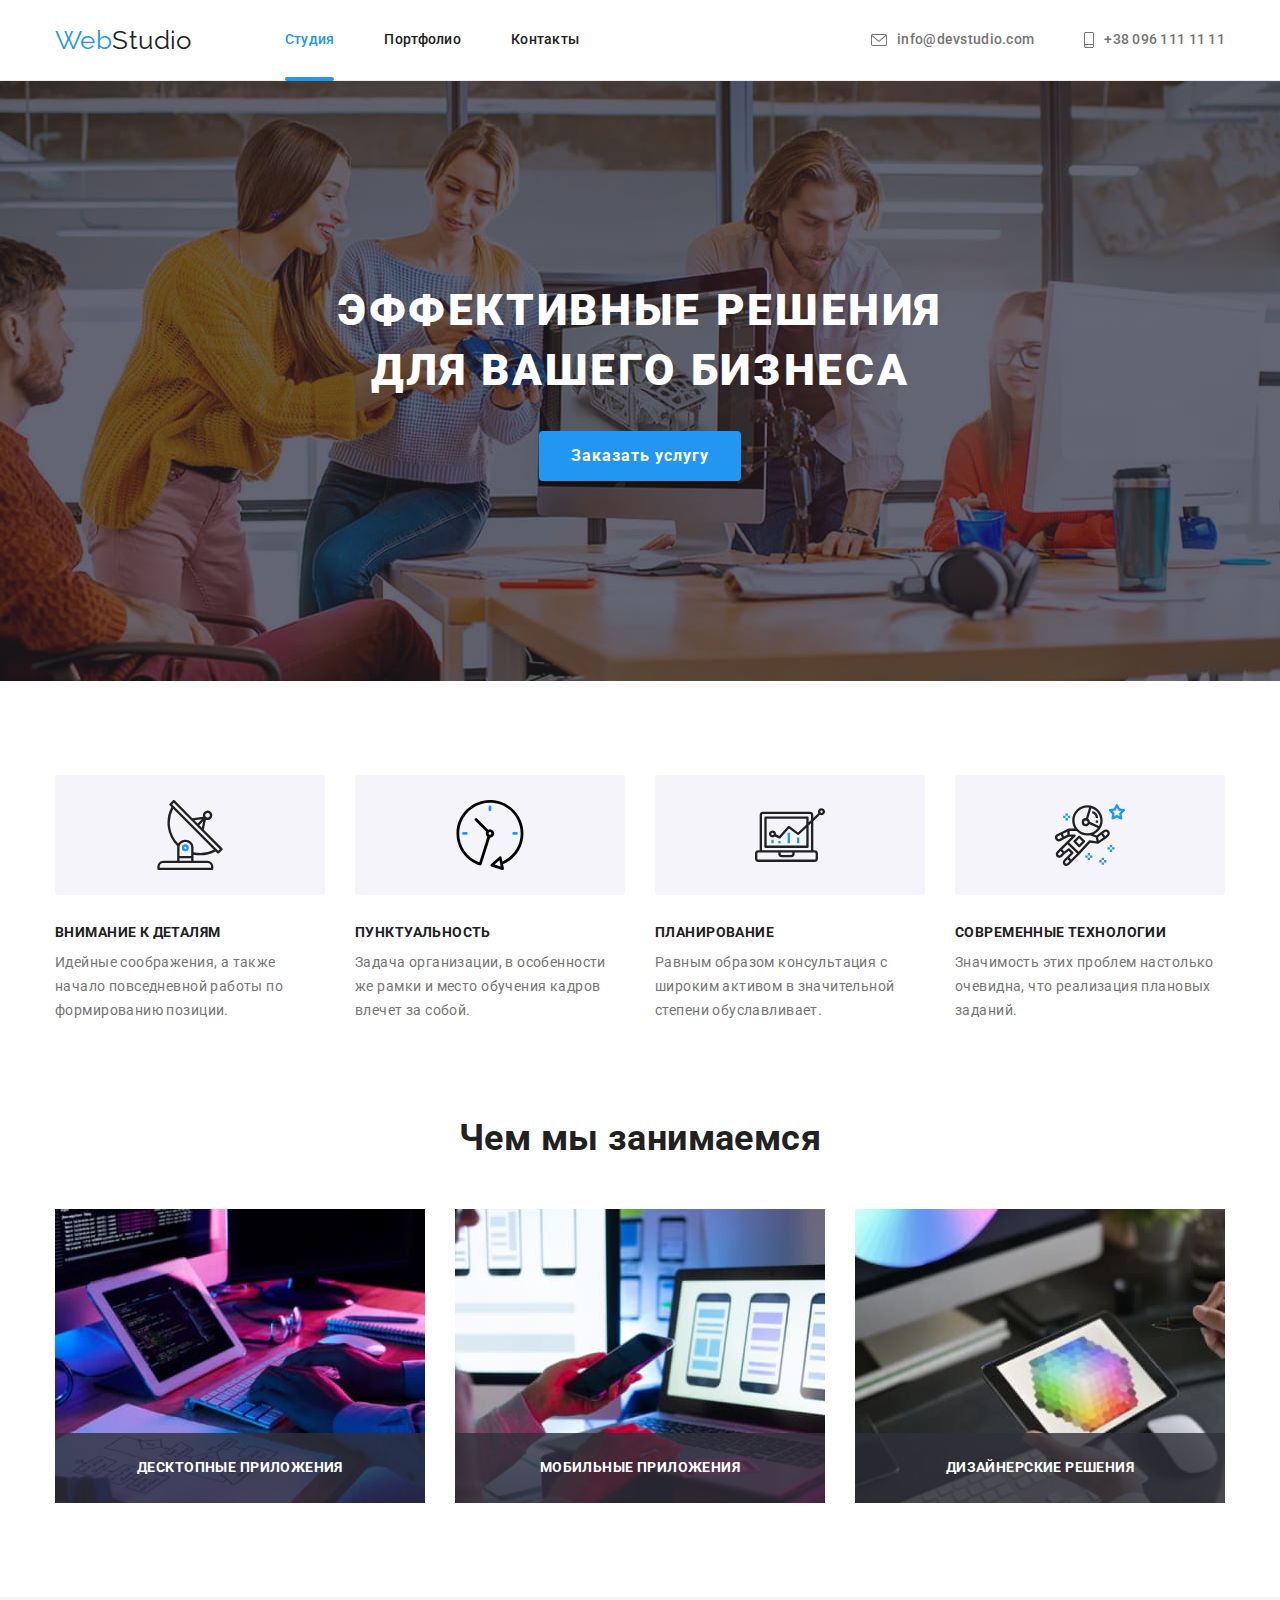
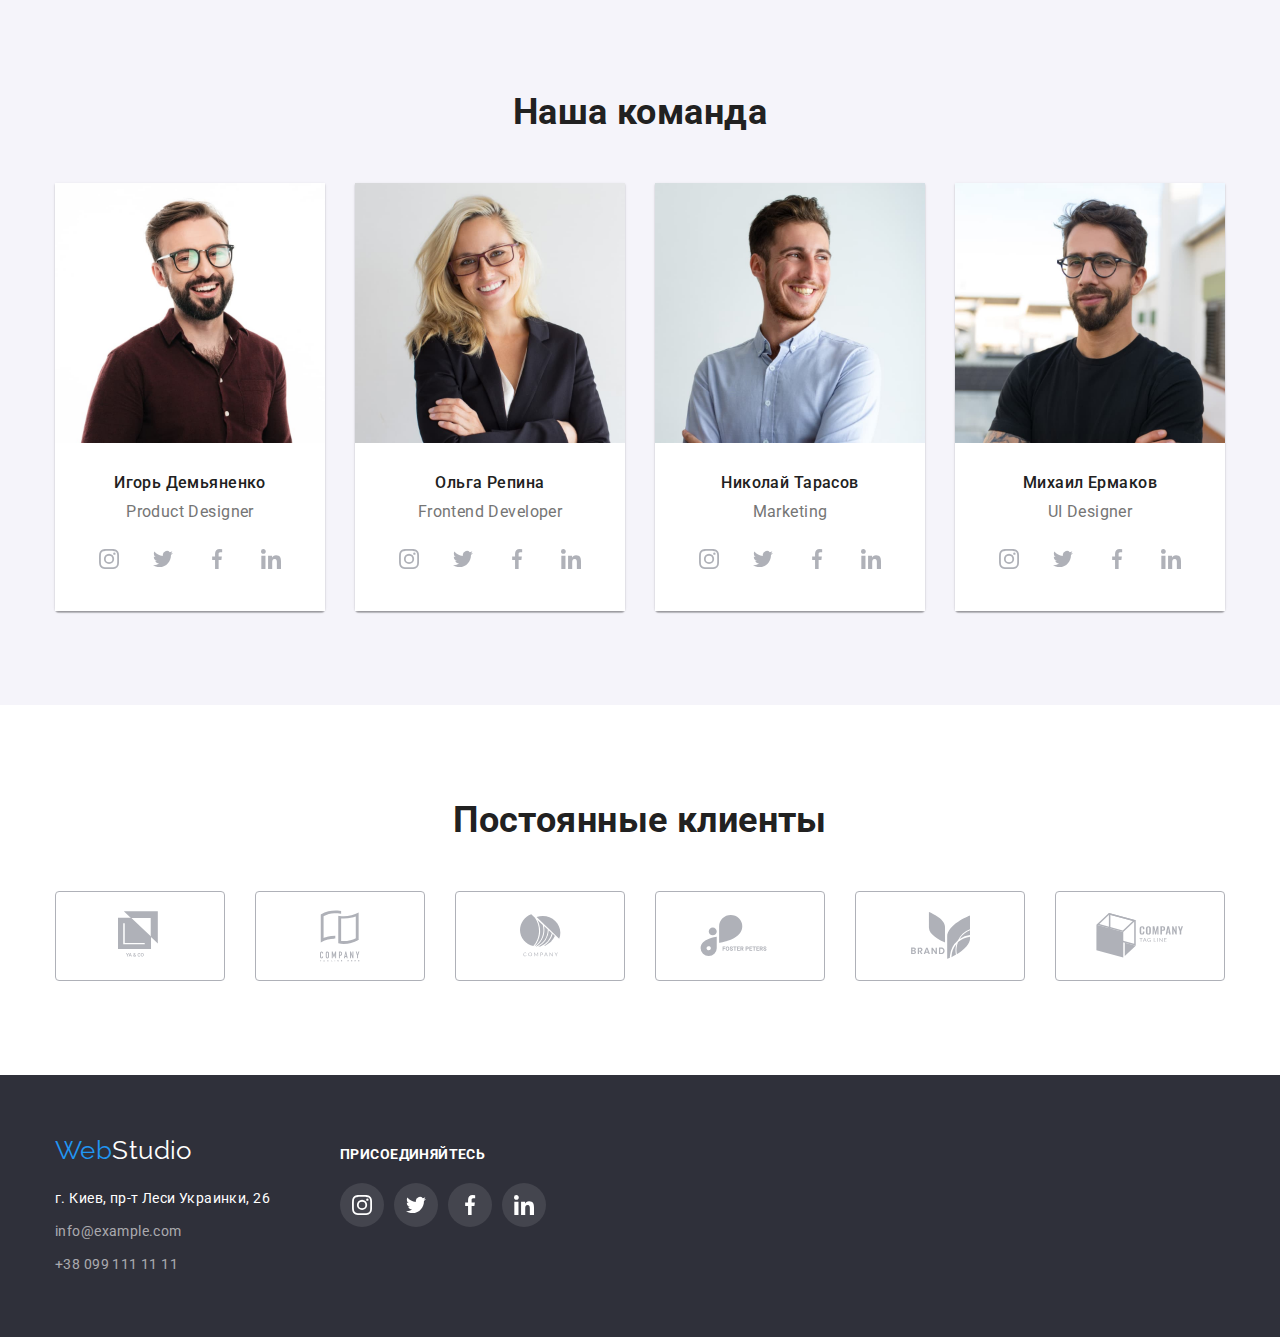
<file: index.html>
<!DOCTYPE html>
<html lang="ru">
  <head>
    <meta charset="UTF-8" />
    <meta name="viewport" content="width=device-width, initial-scale=1.0" />
    <title>WebStudio</title>
    <link rel="stylesheet" href="./css/modern-normalize.css" />
    <link rel="preconnect" href="https://fonts.gstatic.com" />
    <link
      href="https://fonts.googleapis.com/css2?family=Raleway:wght@700&family=Roboto:wght@400;500;700;900&display=swap"
      rel="stylesheet"
    />
    <link rel="stylesheet" href="./css/styles.css" />
  </head>

  <body>
    <header class="header">
      <div class="container page-header">
        <nav class="nav-header">
          <a href="index.html" class="logo-black">
            <span class="logo-blue">Web</span>Studio
          </a>
          <ul class="site-nav list-header">
            <li class="header-item">
              <a href="index.html" class="link-nav current">Студия</a>
            </li>
            <li class="header-item">
              <a href="portfolio.html" class="link-nav">Портфолио</a>
            </li>
            <li class="header-item">
              <a href="#contacts" class="link-nav">Контакты</a>
            </li>
          </ul>
        </nav>
        <ul class="addr-header">
          <li class="addr">
            <a href="mailto:info@devstudio.com" class="header-addr">
              <svg class="icon-addr" width="16px" height="12px">
                <use href="images/icons.svg#icon-envelope"></use>
              </svg>
              info@devstudio.com
            </a>
          </li>
          <li class="addr">
            <a href="tel:+380961111111" class="header-addr">
              <svg class="icon-addr" width="10px" height="16px">
                <use href="images/icons.svg#icon-smartphone"></use>
              </svg>
              +38 096 111 11 11
            </a>
          </li>
        </ul>
      </div>
    </header>
    <main>
      <section class="hero">
        <div class="">
          <h1 class="hero-title">
            Эффективные решения<br />
            для вашего бизнеса
          </h1>
          <button data-modal-open type="button" class="hero-btn">Заказать услугу</button>
        </div>
      </section>
      <section class="advantages">
        <div class="container">
          <h2 class="visually-hidden">Наши преимущества</h2>
          <ul class="list-adv">
            <li class="adv-item">
              <div class="adv-image">
                <svg class="adv-icon" width="70px" height="70px">
                  <use href="images/icons.svg#icon-antenna"></use>
                </svg>
              </div>
              <h3 class="adv-title">Внимание к деталям</h3>
              <p class="adv-content">
                Идейные соображения, а также начало повседневной работы по
                формированию позиции.
              </p>
            </li>
            <li class="adv-item">
              <div class="adv-image">
                <svg class="adv-icon" width="70px" height="70px">
                  <use href="images/icons.svg#icon-clock"></use>
                </svg>
              </div>
              <h3 class="adv-title">Пунктуальность</h3>
              <p class="adv-content">
                Задача организации, в особенности же рамки и место обучения
                кадров влечет за собой.
              </p>
            </li>
            <li class="adv-item">
              <div class="adv-image">
                <svg class="adv-icon" width="70px" height="70px">
                  <use href="images/icons.svg#icon-diagram"></use>
                </svg>
              </div>
              <h3 class="adv-title">Планирование</h3>
              <p class="adv-content">
                Равным образом консультация с широким активом в значительной
                степени обуславливает.
              </p>
            </li>
            <li class="adv-item">
              <div class="adv-image">
                <svg class="adv-icon" width="70px" height="70px">
                  <use href="images/icons.svg#icon-astronaut"></use>
                </svg>
              </div>
              <h3 class="adv-title">Современные технологии</h3>
              <p class="adv-content">
                Значимость этих проблем настолько очевидна, что реализация
                плановых заданий.
              </p>
            </li>
          </ul>
        </div>
      </section>
      <section class="about">
        <div class="container">
          <h2 class="about-title">Чем мы занимаемся</h2>
          <ul class="list-about">
            <li class="about-item">
              <img
                src="images/what_we_do1.jpg"
                alt="Пример работы"
                width="370"/>
                <p class="label">Десктопные приложения</p>
            </li>
            <li class="about-item">
              <img
                src="images/what_we_do2.jpg"
                alt="Пример работы"
                width="370"/>
                <p class="label">Мобильные приложения</p>
            </li>
            <li class="about-item">
              <img
                src="images/what_we_do3.jpg"
                alt="Пример работы"
                width="370"/>
                <p class="label">Дизайнерские решения</p>
            </li>
          </ul>
        </div>
      </section>
      <section class="team">
        <div class="container">
          <h2 class="team-title">Наша команда</h2>
          <ul class="list-team">
            <li class="team-item">
              <img src="images/img1.jpg" alt="Игорь Демьяненко" width="270" />
              <div class="team-content">
                <h3 class="team-name">Игорь Демьяненко</h3>
                <p class="team-prof">Product Designer</p>
                <ul class="social">
                  <li>
                    <a href="#" class="link-social">
                      <svg class="social-icon" width="20" height="20">
                        <use href="images/icons.svg#icon-instagram"></use>
                      </svg>
                    </a>
                  </li>
                  <li>
                    <a href="#" class="link-social">
                      <svg class="social-icon" width="20" height="20">
                        <use href="images/icons.svg#icon-twitter"></use>
                      </svg>
                    </a>
                  </li>
                  <li>
                    <a href="#" class="link-social">
                      <svg class="social-icon" width="20" height="20">
                        <use href="images/icons.svg#icon-facebook"></use>
                      </svg>
                    </a>
                  </li>
                  <li>
                    <a href="#" class="link-social">
                      <svg class="social-icon" width="20" height="20">
                        <use href="images/icons.svg#icon-linkedin"></use>
                      </svg>
                    </a>
                  </li>
                </ul>
              </div>
            </li>
            <li class="team-item">
              <img src="images/img2.jpg" alt="Ольга Репина" width="270" />
              <div class="team-content">
                <h3 class="team-name">Ольга Репина</h3>
                <p class="team-prof">Frontend Developer</p>
                <ul class="social">
                  <li>
                    <a href="#" class="link-social">
                      <svg class="social-icon" width="20" height="20">
                        <use href="images/icons.svg#icon-instagram"></use>
                      </svg>
                    </a>
                  </li>
                  <li>
                    <a href="#" class="link-social">
                      <svg class="social-icon" width="20" height="20">
                        <use href="images/icons.svg#icon-twitter"></use>
                      </svg>
                    </a>
                  </li>
                  <li>
                    <a href="#" class="link-social">
                      <svg class="social-icon" width="20" height="20">
                        <use href="images/icons.svg#icon-facebook"></use>
                      </svg>
                    </a>
                  </li>
                  <li>
                    <a href="#" class="link-social">
                      <svg class="social-icon" width="20" height="20">
                        <use href="images/icons.svg#icon-linkedin"></use>
                      </svg>
                    </a>
                  </li>
                </ul>
              </div>
            </li>
            <li class="team-item">
              <img src="images/img3.jpg" alt="Николай Тарасов" width="270" />
              <div class="team-content">
                <h3 class="team-name">Николай Тарасов</h3>
                <p class="team-prof">Marketing</p>
                <ul class="social">
                  <li>
                    <a href="#" class="link-social">
                      <svg class="social-icon" width="20" height="20">
                        <use href="images/icons.svg#icon-instagram"></use>
                      </svg>
                    </a>
                  </li>
                  <li>
                    <a href="#" class="link-social">
                      <svg class="social-icon" width="20" height="20">
                        <use href="images/icons.svg#icon-twitter"></use>
                      </svg>
                    </a>
                  </li>
                  <li>
                    <a href="#" class="link-social">
                      <svg class="social-icon" width="20" height="20">
                        <use href="images/icons.svg#icon-facebook"></use>
                      </svg>
                    </a>
                  </li>
                  <li>
                    <a href="#" class="link-social">
                      <svg class="social-icon" width="20" height="20">
                        <use href="images/icons.svg#icon-linkedin"></use>
                      </svg>
                    </a>
                  </li>
                </ul>
              </div>
            </li>
            <li class="team-item">
              <img src="images/img4.jpg " alt="Михаил Ермаков" width="270" />
              <div class="team-content">
                <h3 class="team-name">Михаил Ермаков</h3>
                <p class="team-prof">UI Designer</p>
                <ul class="social">
                  <li>
                    <a href="#" class="link-social">
                      <svg class="social-icon" width="20" height="20">
                        <use href="images/icons.svg#icon-instagram"></use>
                      </svg>
                    </a>
                  </li>
                  <li>
                    <a href="#" class="link-social">
                      <svg class="social-icon" width="20" height="20">
                        <use href="images/icons.svg#icon-twitter"></use>
                      </svg>
                    </a>
                  </li>
                  <li>
                    <a href="#" class="link-social">
                      <svg class="social-icon" width="20" height="20">
                        <use href="images/icons.svg#icon-facebook"></use>
                      </svg>
                    </a>
                  </li>
                  <li>
                    <a href="#" class="link-social">
                      <svg class="social-icon" width="20" height="20">
                        <use href="images/icons.svg#icon-linkedin"></use>
                      </svg>
                    </a>
                  </li>
                </ul>
              </div>
            </li>
          </ul>
        </div>
      </section>
      <section class="client">
        <div class="container">
          <h2 class="client-title">Постоянные клиенты</h2>
          <ul class="list-client">
            <li class="client-item">
              <a href="#" class="link-client">
                <svg class="client-icon" width="44" height="49">
                  <use href="images/icons.svg#icon-client1"></use>
                </svg>
              </a>
            </li>
            <li class="client-item">
              <a href="#" class="link-client">
                <svg class="client-icon" width="40" height="52">
                  <use href="images/icons.svg#icon-client2"></use>
                </svg>
              </a>
            </li>
            <li class="client-item">
              <a href="#" class="link-client">
                <svg class="client-icon" width="41" height="43">
                  <use href="images/icons.svg#icon-client3"></use>
                </svg>
              </a>
            </li>
            <li class="client-item">
              <a href="#" class="link-client">
                <svg class="client-icon" width="80" height="42">
                  <use href="images/icons.svg#icon-client4"></use>
                </svg>
              </a>
            </li>
            <li class="client-item">
              <a href="#" class="link-client">
                <svg class="client-icon" width="59" height="47">
                  <use href="images/icons.svg#icon-client5"></use>
                </svg>
              </a>
            </li>
            <li class="client-item">
              <a href="#" class="link-client">
                <svg class="client-icon" width="88" height="45">
                  <use href="images/icons.svg#icon-client6"></use>
                </svg>
              </a>
            </li>
          </ul>
        </div>
      </section>
    </main>
    <footer class="footer">
      <div class="container page-footer">
        <div class="footer-contacts">
          <a href="index.html" class="logo-white">
            <span class="logo-blue">Web</span>Studio
          </a>
          <h2 id="contacts" class="visually-hidden">Контакты</h2>
          <address>
            <p class="foot-text">г. Киев, пр-т Леси Украинки, 26</p>
            <ul class="foot-addr">
              <li class="foot-item">
                <a class="foot-link" href="mailto:info@example.com">info@example.com</a>
              </li>
              <li class="foot-item">
                <a class="foot-link" href="tel:+380991111111">+38 099 111 11 11</a>
              </li>
            </ul>
          </address>
        </div>
        <div>
          <h3 class="join-title">Присоединяйтесь</h3>
          <ul class="join-social">
            <li class="list-join">
              <a href="#" class="footer-social">
                <svg class="footer-icon" width="20" height="20">
                  <use href="images/icons.svg#icon-instagram"></use>
                </svg>
              </a>
            </li>
            <li class="list-join">
              <a href="#" class="footer-social">
                <svg class="footer-icon" width="20" height="20">
                  <use href="images/icons.svg#icon-twitter"></use>
                </svg>
              </a>
            </li>
            <li class="list-join">
              <a href="#" class="footer-social">
                <svg class="footer-icon" width="20" height="20">
                  <use href="images/icons.svg#icon-facebook"></use>
                </svg>
              </a>
            </li>
            <li class="list-join">
              <a href="#" class="footer-social">
                <svg class="footer-icon" width="20" height="20">
                  <use href="images/icons.svg#icon-linkedin"></use>
                </svg>
              </a>
            </li>
          </ul>
        </div>
      </div>
    </footer>

    <div data-modal class="backdrop is-hidden">
      <div class="modal-window">
        <button data-modal-close type="button" class="modal-close">
          <svg class="icon-close" width="18" height="18">
            <use href="images/icons.svg#icon-close-black"></use>
          </svg>
        </button>
        Lorem ipsum dolor sit amet consectetur adipisicing elit. Vitae numquam voluptatem maxime minima totam, in obcaecati est molestiae voluptates rem. Reprehenderit animi ab nesciunt amet architecto aperiam dicta deserunt eius?
        Lorem ipsum, dolor sit amet consectetur adipisicing elit. In atque cumque dicta, quisquam minima iure, eligendi quidem obcaecati recusandae explicabo unde deleniti. Quidem sequi, soluta illo rem fugiat aut aliquam!
        Lorem ipsum dolor sit amet consectetur adipisicing elit. Id facere tempora perspiciatis ipsum facilis, accusamus placeat dignissimos laborum corporis impedit mollitia ratione nulla aliquam iusto deserunt blanditiis praesentium distinctio. Eos!
        Lorem ipsum dolor sit amet, consectetur adipisicing elit. Veritatis, obcaecati recusandae laboriosam sapiente tempora consequuntur aliquam quod amet molestias, libero inventore minus exercitationem fugiat dolore modi harum assumenda minima voluptatibus?
        Lorem ipsum dolor sit amet consectetur adipisicing elit. Magnam, expedita. Ducimus, vel quisquam earum inventore incidunt consectetur quasi sequi illo ipsa, unde at vitae aspernatur non, quibusdam praesentium? Omnis, quis!
        Lorem ipsum dolor sit amet consectetur adipisicing elit. Consequuntur pariatur deleniti consequatur eius id error et similique perspiciatis, cupiditate delectus, inventore impedit enim fugit, maiores numquam modi facere voluptates. Ex!
      </div>
    </div>

    <script src="./js/modal.js"></script>
  </body>
</html>
</file>
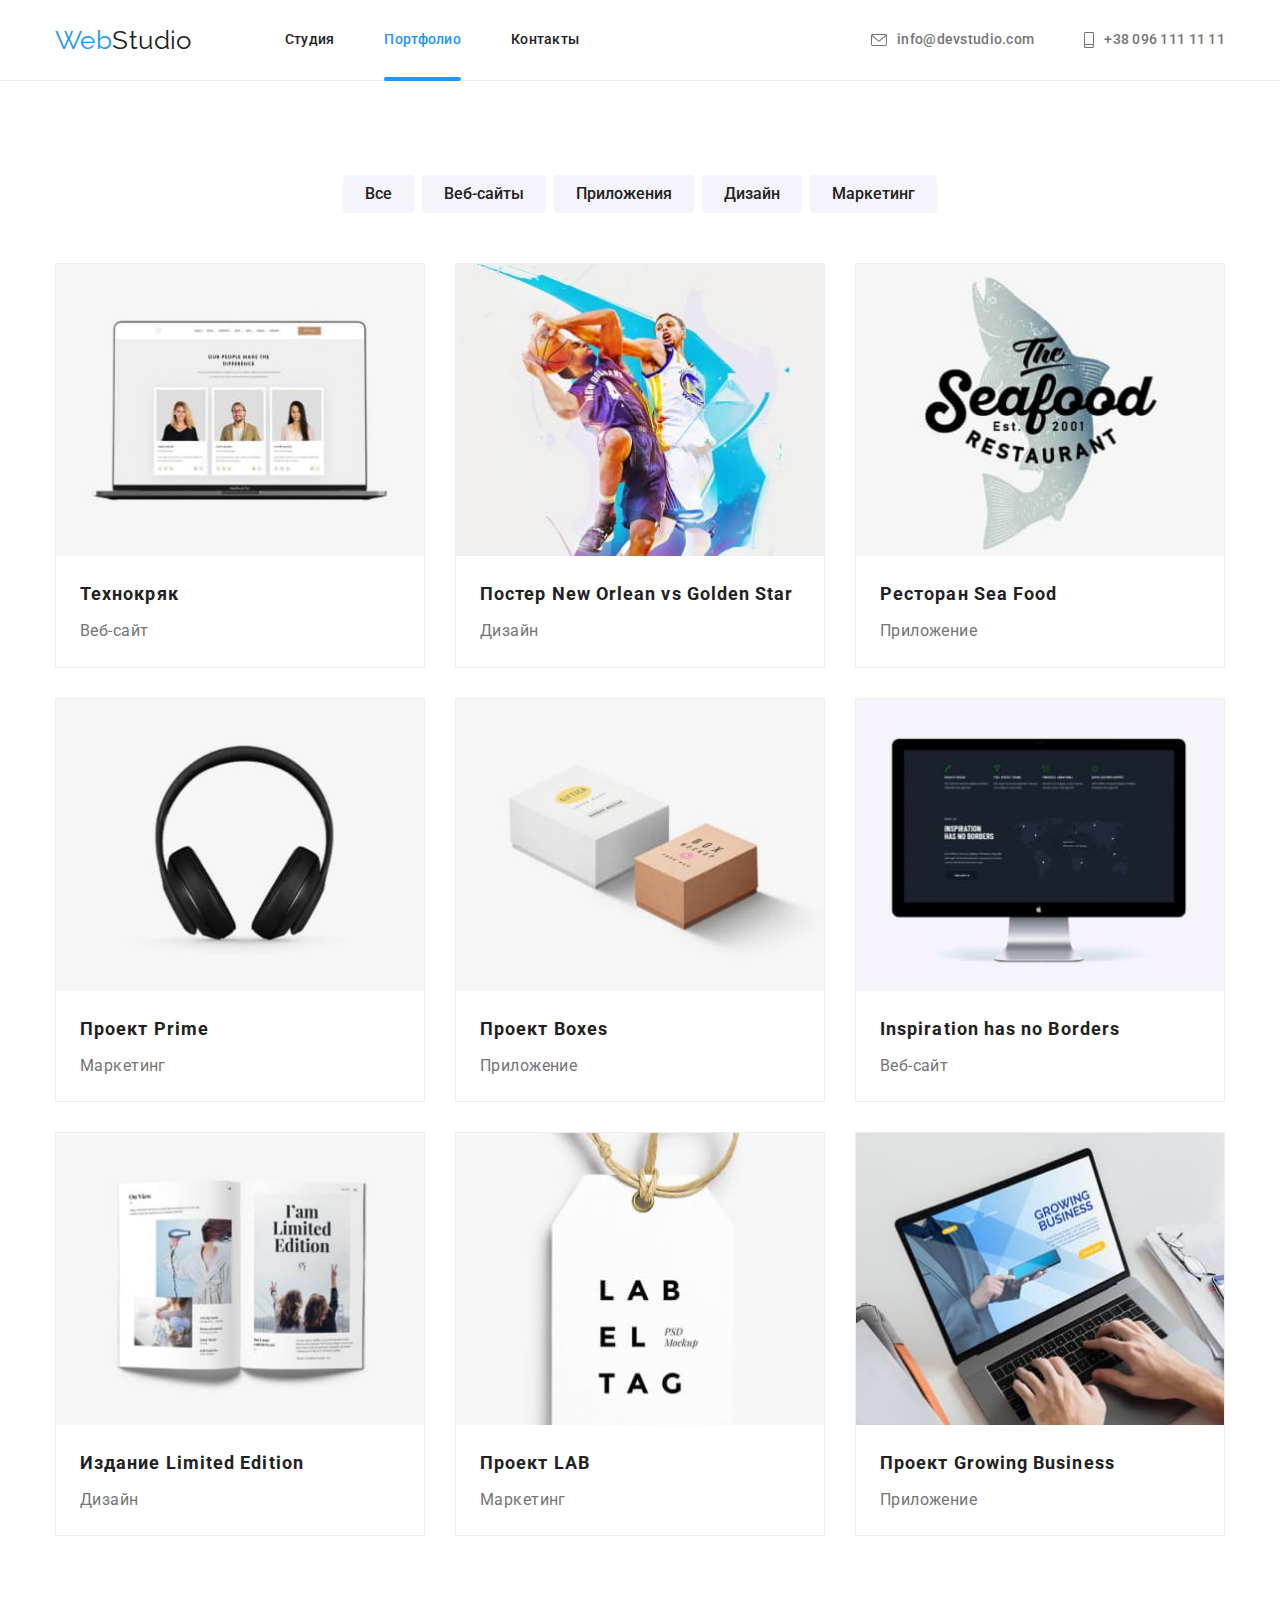
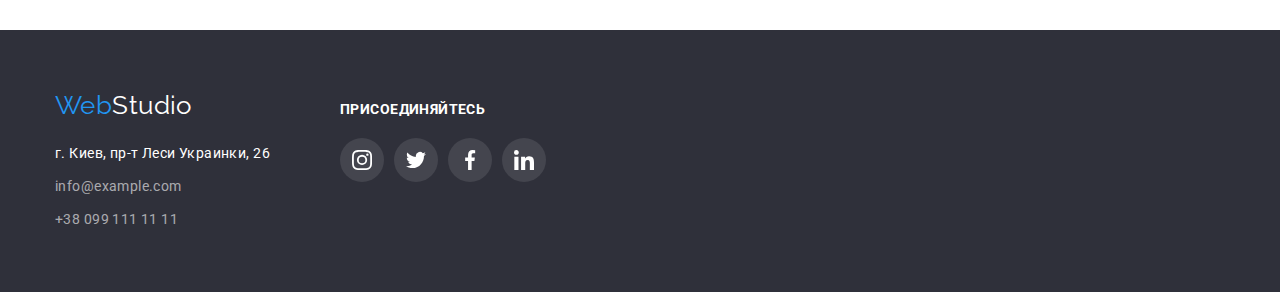
<file: portfolio.html>
<!DOCTYPE html>
<html lang="ru">
  <head>
    <meta charset="UTF-8" />
    <meta name="viewport" content="width=device-width, initial-scale=1.0" />
    <title>Portfolio</title>
    <link rel="stylesheet" href="./css/modern-normalize.css" />
    <link rel="preconnect" href="https://fonts.gstatic.com" />
    <link
      href="https://fonts.googleapis.com/css2?family=Raleway:wght@700&family=Roboto:wght@400;500;700;900&display=swap"
      rel="stylesheet"
    />
    <link rel="stylesheet" href="./css/styles.css" />
  </head>

  <body>
    <header class="header">
      <div class="container page-header">
        <nav class="nav-header">
          <a href="index.html" class="logo-black"
            ><span class="logo-blue">Web</span>Studio</a
          >
          <ul class="site-nav list-header">
            <li class="header-item">
              <a href="index.html" class="link-nav">Студия</a>
            </li>
            <li class="header-item">
              <a href="portfolio.html" class="link-nav current">Портфолио</a>
            </li>
            <li class="header-item">
              <a href="#contacts" class="link-nav">Контакты</a>
            </li>
          </ul>
        </nav>
        <ul class="addr-header">
          <li class="addr">
            <a href="mailto:info@devstudio.com" class="header-addr">
              <svg class="icon-addr" width="16px" height="12px">
                <use href="images/icons.svg#icon-envelope"></use>
              </svg>
              info@devstudio.com
            </a>
          </li>
          <li class="addr">
            <a href="tel:+380961111111" class="header-addr">
              <svg class="icon-addr" width="10px" height="16px">
                <use href="images/icons.svg#icon-smartphone"></use>
              </svg>
              +38 096 111 11 11
            </a>
          </li>
        </ul>
      </div>
    </header>
    <main>
      <section class="portfolio">
        <div class="container">
          <h1 class="visually-hidden">Наши работы</h1>
          <ul class="list-types">
            <li class="types">
              <button type="button" class="btn-type">Все</button>
            </li>
            <li class="types">
              <button type="button" class="btn-type">Веб-сайты</button>
            </li>
            <li class="types">
              <button type="button" class="btn-type">Приложения</button>
            </li>
            <li class="types">
              <button type="button" class="btn-type">Дизайн</button>
            </li>
            <li class="types">
              <button type="button" class="btn-type">Маркетинг</button>
            </li>
          </ul>
          <ul class="list-examples">
            <li class="examp-item">
              <div class="examp-thumb">
                <a href="#">
                <img
                  src="images/example1.jpg"
                  alt="Веб-сайт Технокряк"
                  width="370"/>
                  <div class="examp-overlay">
                    <p class="desc-overlay">Технокряк это современная площадка распространения коронавируса. Компании используют эту платформу для цифрового шпионажа и атак на защищённые сервера конкурентов.</p>
                  </div>
                </a>
              </div>             
              <div class="item-content">
                <h3 class="item-name">Технокряк</h3>
                <p class="item-desc">Веб-сайт</p>
              </div>
            </li>
            <li class="examp-item">
              <div class="examp-thumb">
              <img
                src="images/example2.jpg"
                alt="Пример дизайна - постер New Orlean vs Golden Star"
                width="370"/>
                <div class="examp-overlay">
                  <p class="desc-overlay">Технокряк это современная площадка распространения коронавируса. Компании используют эту платформу для цифрового шпионажа и атак на защищённые сервера конкурентов.</p>
                </div>
              </div>
              <div class="item-content">
                <h3 class="item-name">Постер New Orlean vs Golden Star</h3>
                <p class="item-desc">Дизайн</p>
              </div>
            </li>
            <li class="examp-item">
              <div class="examp-thumb">
              <img
                src="images/example3.jpg"
                alt="Пример приложения - ресторан Sea Food"
                width="370"/>
                <div class="examp-overlay">
                  <p class="desc-overlay">Технокряк это современная площадка распространения коронавируса. Компании используют эту платформу для цифрового шпионажа и атак на защищённые сервера конкурентов.</p>
                </div>
            </div>
              <div class="item-content">
                <h3 class="item-name">Ресторан Sea Food</h3>
                <p class="item-desc">Приложение</p>
              </div>
            </li>
            <li class="examp-item">
              <div class="examp-thumb">
              <img
                src="images/example4.jpg"
                alt="Пример маркетинга - проект Prime"
                width="370"/>
                <div class="examp-overlay">
                  <p class="desc-overlay">Технокряк это современная площадка распространения коронавируса. Компании используют эту платформу для цифрового шпионажа и атак на защищённые сервера конкурентов.</p>
                </div>
              </div>
              <div class="item-content">
                <h3 class="item-name">Проект Prime</h3>
                <p class="item-desc">Маркетинг</p>
              </div>
            </li>
            <li class="examp-item">
              <div class="examp-thumb">
              <img
                src="images/example5.jpg"
                alt="Пример приложения - проект Boxes"
                width="370"/>
                <div class="examp-overlay">
                  <p class="desc-overlay">Технокряк это современная площадка распространения коронавируса. Компании используют эту платформу для цифрового шпионажа и атак на защищённые сервера конкурентов.</p>
                </div>
              </div>
              <div class="item-content">
                <h3 class="item-name">Проект Boxes</h3>
                <p class="item-desc">Приложение</p>
              </div>
            </li>
            <li class="examp-item">
              <div class="examp-thumb">
              <img
                src="images/example6.jpg"
                alt="Веб-сайт Inspiration has no Borders"
                width="370"/>
                <div class="examp-overlay">
                  <p class="desc-overlay">Технокряк это современная площадка распространения коронавируса. Компании используют эту платформу для цифрового шпионажа и атак на защищённые сервера конкурентов.</p>
                </div>
            </div>
              <div class="item-content">
                <h3 class="item-name">Inspiration has no Borders</h3>
                <p class="item-desc">Веб-сайт</p>
              </div>
            </li>
            <li class="examp-item">
              <div class="examp-thumb">
              <img
                src="images/example7.jpg"
                alt="Пример дизайна - издание Limited Edition"
                width="370"/>
                <div class="examp-overlay">
                  <p class="desc-overlay">Технокряк это современная площадка распространения коронавируса. Компании используют эту платформу для цифрового шпионажа и атак на защищённые сервера конкурентов.</p>
                </div>
              </div>
              <div class="item-content">
                <h3 class="item-name">Издание Limited Edition</h3>
                <p class="item-desc">Дизайн</p>
              </div>
            </li>
            <li class="examp-item">
              <div class="examp-thumb">
              <img
                src="images/example8.jpg"
                alt="Пример маркетинга - проект LAB"
                width="370"/>
                <div class="examp-overlay">
                  <p class="desc-overlay">Технокряк это современная площадка распространения коронавируса. Компании используют эту платформу для цифрового шпионажа и атак на защищённые сервера конкурентов.</p>
                </div>
              </div>
              <div class="item-content">
                <h3 class="item-name">Проект LAB</h3>
                <p class="item-desc">Маркетинг</p>
              </div>
            </li>
            <li class="examp-item">
              <div class="examp-thumb">
              <img
                src="images/example9.jpg"
                alt="Пример приложения - проект Growing Business"
                width="370"/>
              <div class="examp-overlay">
                <p class="desc-overlay">Технокряк это современная площадка распространения коронавируса. Компании используют эту платформу для цифрового шпионажа и атак на защищённые сервера конкурентов.</p>
              </div>
            </div>
              <div class="item-content">
                <h3 class="item-name">Проект Growing Business</h3>
                <p class="item-desc">Приложение</p>
              </div>
            </li>
          </ul>
        </div>
      </section>
    </main>

    <footer class="footer">
      <div class="container page-footer">
        <div class="footer-contacts">
          <a href="index.html" class="logo-white"
            ><span class="logo-blue">Web</span>Studio</a
          >
          <h2 id="contacts" class="visually-hidden">Контакты</h2>
          <address>
            <p class="foot-text">г. Киев, пр-т Леси Украинки, 26</p>
            <ul class="foot-addr">
              <li class="foot-item">
                <a class="foot-link" href="mailto:info@example.com"
                  >info@example.com</a
                >
              </li>
              <li class="foot-item">
                <a class="foot-link" href="tel:+380991111111"
                  >+38 099 111 11 11</a
                >
              </li>
            </ul>
          </address>
        </div>
        <div>
          <h3 class="join-title">Присоединяйтесь</h3>
          <ul class="join-social">
            <li class="list-join">
              <a href="#" class="footer-social">
                <svg class="footer-icon" width="20" height="20">
                  <use href="images/icons.svg#icon-instagram"></use>
                </svg>
              </a>
            </li>
            <li class="list-join">
              <a href="#" class="footer-social">
                <svg class="footer-icon" width="20" height="20">
                  <use href="images/icons.svg#icon-twitter"></use>
                </svg>
              </a>
            </li>
            <li class="list-join">
              <a href="#" class="footer-social">
                <svg class="footer-icon" width="20" height="20">
                  <use href="images/icons.svg#icon-facebook"></use>
                </svg>
              </a>
            </li>
            <li class="list-join">
              <a href="#" class="footer-social">
                <svg class="footer-icon" width="20" height="20">
                  <use href="images/icons.svg#icon-linkedin"></use>
                </svg>
              </a>
            </li>
          </ul>
        </div>
      </div>
    </footer>
  </body>
</html>
</file>
<file: css/styles.css>
:root {
  --black-text: #212121;
  --grey-text: #757575;
  --grey-text-op60: #ffffff99;
  --white-text: #FFFFFF;
  --blue-text: #2196F3;
  --background-main: #FFFFFF;
  --background-dark: #2F303A; 
  --background-light: #F5F4FA;  
  --card-set-gap: 30px;
  --border-grey: #EEEEEE;
  --grey-icon: #AFB1B8;
  --footer-back-icon: rgba(255, 255, 255, 0.1);

}

body {
  font-family: 'Roboto', sans-serif; 
  background-color: var(--background-main);
  color: var( --black-text);
  font-size: 14px;
  line-height: 1.71;
  letter-spacing: 0.03em;
}

h1,
h2,
h3,
h4,
h5,
h6,
p {
  margin: 0;
}

img {
  display: block;
  max-width: 100%;
  height: auto;
}

.visually-hidden {
  position: absolute;
  width: 1px;
  height: 1px;
  margin: -1px;
  border: 0;
  padding: 0;

  white-space: nowrap;
  clip-path: inset(100%);
  clip: rect(0 0 0 0);
  overflow: hidden;
}

.logo-black, .logo-white {
  color: var(--black-text);
  font-family: 'Raleway', sans-serif;
  font-size: 26px;
  line-height: 1.19;
}

.logo-white, .foot-text, .join-title {
  color: var(--white-text);
}

.site-nav .link-nav {
  display: flex;
  align-items: center;
  padding-top: 32px;
  padding-bottom: 32px;

  color: var(--black-text);
  font-weight: 500;
  line-height: 1.14;
  letter-spacing: 0.02em;

  transition: color 250ms cubic-bezier(0.4, 0, 0.2, 1);
}

.link-nav {
  position: relative;
}

.link-nav::after {
  content: '';
  position: absolute;
  left: 0;
  bottom: -1px;
  display: block;
  width: 100%;
  height: 4px;
  background-color: var(--blue-text);
  border-radius: 2px;
  opacity: 0;
  transition: background-color 250ms cubic-bezier(0.4, 0, 0.2, 1);
}

.link-nav.current::after{
  opacity: 1;
}

.header-addr {
  display: flex;
  align-items: center;
  color: var(--grey-text);
  font-weight: 500;
  line-height: 1.14;
  letter-spacing: 0.02em;
  text-decoration: none;

  padding-top: 32px;
  padding-bottom: 32px;

  transition: color 250ms cubic-bezier(0.4, 0, 0.2, 1);
}

.header-icon {
  display: flex;
}

.hero-title {
  color: var(--white-text);
  font-weight: 900;
  font-size: 44px;
  line-height: 1.36;
  text-align: center;
  letter-spacing: 0.06em;
  text-transform: uppercase;

  margin-bottom: 30px;
}

.adv-title {
  font-weight: 700;
  font-size: 14px;
  line-height: 1.14;
  text-transform: uppercase;

  margin-bottom: 10px;
}

.about-title, .team-title, .client-title {
  font-weight: 700;
  font-size: 36px;
  line-height: 1.17;
  text-align: center;

  margin-bottom: 50px;
}

.team-content {
  background-color: var(--background-main);
  padding-top: 30px;
  padding-bottom: 30px;
  padding-left: 32px;
  padding-right: 32px;
}

.team-name {
  font-weight: 500;
  font-size: 16px;
  line-height: 1.19;
  text-align: center;
  
  margin-bottom: 10px;
}

.team-prof {
  color: var(--grey-text);
  font-size: 16px;
  line-height: 1.19;
  text-align: center;

  margin-bottom: 16px;
}

.logo-blue, 
.site-nav .link-nav.current,
.site-nav .link-nav:hover, 
.site-nav .link-nav:focus, 
.header-addr:hover, 
.header-addr:focus {
  color: var(--blue-text);
}

.adv-content {
  color: var(--grey-text);
}

/* Общий контейнер*/
.container {
  max-width: 1200px;
  padding-left: 15px;
  padding-right: 15px;
  margin-left: auto;
  margin-right: auto;
}

/*Шапка */
.header {
  min-width: 80px;
  border-bottom: 1px solid #ECECEC;
}

/* Hero */
.hero {
  max-width: 1600px;
  padding-top: 200px;
  padding-bottom: 200px;
  background-color: var(--background-dark);
  background-image: linear-gradient(to right, rgba(47, 48, 58, 0.4), rgba(47, 48, 58, 0.4)), url(../images/img-hero.jpg);
  background-repeat: no-repeat;
  background-size: cover;
  background-position: center;
}

.hero-btn {
  display: block;
  border: none;
  cursor: pointer;
  margin: 0 auto;
  padding: 10px 32px;
  min-width: 200px;

  background-color: var(--blue-text);
  color: var(--white-text);
  font-weight: 700;
  font-size: 16px;
  line-height: 1.88;
  text-align: center;
  letter-spacing: 0.06em;

  box-shadow: 0px 4px 4px rgba(0, 0, 0, 0.15);
  border-radius: 4px;
}

/* Преимущества */
.advantages {
  padding-top: 94px;
  padding-bottom: 0;
}

/* Чем мы занимаемся и Постоянные клиенты*/
.about, .client {
  padding-top: 94px;
  padding-bottom: 94px;
}

/* Наша команда */
.team {
  padding-top: 94px;
  padding-bottom: 94px;
  background-color: var(--background-light);
}

/* Контакты */
.footer {
  padding-top: 60px;
  padding-bottom: 60px;
  background-color: var(--background-dark);
}

.foot-link {
  color: var(--grey-text-op60);
}

.foot-text {
  margin-top: 20px;
}

.foot-item {
  margin-top: 9px;
}

/* шапка с навигацией*/
.page-header {
  display: flex;
}

.nav-header {
  display: flex;
  align-items: center;
}

.list-header {
  display: flex;
  align-items: center;
  margin-left: 93px;
}

.list-header .header-item:not(:last-child) {
  margin-right: 50px;
}

.addr-header .addr:last-child {
  margin-left: 50px;
}

.addr-header {
  display: flex;
  margin-left: auto;
}

.addr-header .addr + .addr {
  margin-left: 50px;
}

/* Список преимуществ */
.list-adv {
  display: flex;
  flex-wrap: wrap;
  margin-left: calc(-1 * var(--card-set-gap));
  margin-top: calc(-1 * var(--card-set-gap));
}

.list-adv > .adv-item {
  flex-basis: calc(100% / 4 - var(--card-set-gap));
  margin-left: var(--card-set-gap);
  margin-top: var(--card-set-gap);
}

/* Список Чем мы занимаемся */
.list-about {
  display: flex;
  flex-wrap: wrap;
  margin-left: calc(-1 * var(--card-set-gap));
  margin-top: calc(-1 * var(--card-set-gap));
}

.list-about > .about-item {
  flex-basis: calc(100% / 3 - var(--card-set-gap));
  margin-left: var(--card-set-gap);
  margin-top: var(--card-set-gap);
}

.about-item {
  position: relative;
  overflow: hidden;
}

.about-item .label {
  position: absolute;
  bottom: 0;
  left: 0;
  right: 0;
  padding: 27px 82px;

  font-weight: 700;
  line-height: 1.14;
  text-align: center;
  text-transform: uppercase;

  background-color: rgba(47, 48, 58, 0.8);;
  color: var(--white-text);
}

/* Список сотрудников */
.list-team {
  display: flex;
  flex-wrap: wrap;
  margin-left: calc(-1 * var(--card-set-gap));
  margin-top: calc(-1 * var(--card-set-gap));
}

.list-team > .team-item {
  flex-basis: calc(100% / 4 - var(--card-set-gap));
  margin-left: var(--card-set-gap);
  margin-top: var(--card-set-gap);
}

.team-item {
  box-shadow: 0px 1px 3px rgba(0, 0, 0, 0.12), 0px 1px 1px rgba(0, 0, 0, 0.14), 0px 2px 1px rgba(0, 0, 0, 0.2);
  border-radius: 0px 0px 4px 4px;
}

/* Постоянные клиенты*/
.list-client {
  display: flex;
  flex-wrap: wrap;
  margin-left: calc(-1 * var(--card-set-gap));
  margin-top: calc(-1 * var(--card-set-gap));
}

.list-client > .client-item {
  flex-basis: calc(100% / 6 - var(--card-set-gap));
  margin-left: var(--card-set-gap);
  margin-top: var(--card-set-gap);
}

/* Контакты*/
.page-footer {
  display: flex;
  align-items: baseline;
}

.footer-contacts {
  margin-right: 70px;
}

/* portfolio */
.portfolio {
  padding-top: 94px;
  padding-bottom: 94px;
}

.list-types {
  display: flex;
  justify-content: center;
  margin-bottom: 50px;
}

.list-types .types:not(:first-child) {
  margin-left: 8px;
}

.btn-type {
  display: block;
  border: none;
  cursor: pointer;
  border-radius: 4px;
  padding: 6px 22px;

  background-color: var(--background-light);
  color: var(--black-text);
  font-weight: 500;
  font-size: 16px;
  line-height: 1.63;
  text-align: center;

  transition: background-color 250ms cubic-bezier(0.4, 0, 0.2, 1), color 250ms cubic-bezier(0.4, 0, 0.2, 1), box-shadow 250ms cubic-bezier(0.4, 0, 0.2, 1); 
}

.btn-type:hover, 
.btn-type:focus {
  background-color: var(--blue-text);
  color: var(--white-text);
  box-shadow: 0px 3px 1px rgba(0, 0, 0, 0.1), 0px 1px 2px rgba(0, 0, 0, 0.08), 0px 2px 2px rgba(0, 0, 0, 0.12);
}

.list-examples {
  display: flex;
  flex-wrap: wrap;
  margin-left: calc(-1 * var(--card-set-gap));
  margin-top: calc(-1 * var(--card-set-gap));
}

.list-examples > .examp-item {
  flex-basis: calc(100% / 3 - var(--card-set-gap));
  margin-left: var(--card-set-gap);
  margin-top: var(--card-set-gap);

  cursor: pointer;
  border: 1px solid var(--border-grey);
  transition: box-shadow 250ms cubic-bezier(0.4, 0, 0.2, 1);
}

.examp-item:hover {
  box-shadow: 0px 1px 1px rgba(0, 0, 0, 0.12), 0px 4px 4px rgba(0, 0, 0, 0.06), 1px 4px 6px rgba(0, 0, 0, 0.16);
  border: none;
}

.examp-item:hover .examp-overlay {
  transform: translateY(0);
  opacity: 1;
}

.item-content {
  padding: 20px 24px;
}

.item-name {
  font-weight: 700;
  font-size: 18px;
  line-height: 2;
  letter-spacing: 0.06em;

  margin-bottom: 4px;
}

.item-desc {
  color: var(--grey-text);
  font-size: 16px;
  line-height: 1.88;
}

/* Иконки */
.icon-addr {
  fill: var(--grey-text);
  margin-right: 10px;

  transition: fill 250ms cubic-bezier(0.4, 0, 0.2, 1);
}

.header-addr:hover .icon-addr,
.header-addr:focus .icon-addr {
  fill: var(--blue-text);
}

.adv-image {
  display: flex;
  height: 120px;
  width: 270px;
  border-radius: 4px;
  background-color: var(--background-light);
  margin-bottom: 30px;
}

.adv-icon {
  margin: 25px 100px;
}

.social {
  display: flex;
  justify-content: space-between;
  align-items: center;
}

.link-social, .footer-social {
  display: flex;
  width: 44px;
  height: 44px;
  justify-content: center;
  align-items: center;
  border-radius: 50%;

  transition: background-color 250ms cubic-bezier(0.4, 0, 0.2, 1);
}

.link-social:hover,
.link-social:focus {
  background-color: var(--blue-text);
}

.join-title {
  font-weight: 700;
  font-size: 14px;
  line-height: 1.14;
  text-transform: uppercase;
  text-align: left;
 
  margin-bottom: 20px;
}

.list-join:not(last-child) {
  margin-right: 10px;
}

.join-social {
  display: flex;
  justify-content: space-between;
  align-items: center;
}

.footer-social {
  background-color: var(--footer-back-icon);
}

.footer-social:hover,
.footer-social:focus {
  background-color: var(--blue-text);
}

.footer-icon {
  fill: var(--white-text);
}

.social-icon,
.client-icon {
  fill: var(--grey-icon);
  transition: fill 250ms cubic-bezier(0.4, 0, 0.2, 1);
}

.link-social:hover .social-icon,
.link-social:focus .social-icon {
  fill: var(--white-text);
}
 
.link-client:hover .client-icon,
.link-client:focus .client-icon {
  fill: var(--blue-text);
}

.link-client:hover,
.link-client:focus {
  border: 1px solid var(--blue-text);
}

.link-client {
  display: flex;
  justify-content: center;
  align-items: center;
  width: 170px;
  height: 90px;
  border: 1px solid var(--grey-icon);
  border-radius: 4px;

  transition: border 250ms cubic-bezier(0.4, 0, 0.2, 1);
}

.backdrop {
  position: fixed;
  top: 0;
  left: 0;
  width: 100%;
  height: 100%;
  background-color: rgba(0, 0, 0, 0.2);;

  transition: opacity 250ms cubic-bezier(0.4, 0, 0.2, 1);
}

.backdrop.is-hidden {
  opacity: 0;
  pointer-events: none;
  visibility: hidden;
}

.backdrop.is-hidden .modal-window {
  transform: translateX(-50%) translateY(-50%) scale(1.25);
}

.modal-window {
  position: absolute;
  top: 50%;
  left: 50%;
  transform: translateX(-50%) translateY(-50%);
  overflow-y: auto;

  max-width: 528px;
  width: 100%;
  height: 100vh;
  padding: 40px;
  background-color: var(--white-text);
  box-shadow: 0px 1px 3px rgba(0, 0, 0, 0.12), 0px 1px 1px rgba(0, 0, 0, 0.14), 0px 2px 1px rgba(0, 0, 0, 0.2);
  border-radius: 4px;
  transition: transform 250ms cubic-bezier(0.4, 0, 0.2, 1);
}

.modal-close {
  position: absolute;
  top: 8px;
  right: 8px;
  display: flex;
  justify-content: center;
  align-items: center;
  cursor: pointer;
  border-radius: 50%;

  background-color: var(--background-main);
  border: 1px solid rgba(0, 0, 0, 0.1);
  width: 30px;
  height: 30px;
}

.icon-close {
  fill: var(--black-text);
}

.examp-thumb {
  position: relative;
  overflow: hidden;
}

.examp-thumb .examp-overlay {
  position: absolute;
  top: 0;
  left: 0;
  
  width: 100%;
  height: 100%;
  padding: 63px 24px;
  background-color: rgba(33, 150, 243, 0.9);
  transform: translateY(100%);
  opacity: 0;
  transition: transform 250ms cubic-bezier(0.4, 0, 0.2, 1), opacity 250ms cubic-bezier(0.4, 0, 0.2, 1);
}

.desc-overlay {
  font-size: 18px;
  line-height: 1.56;
  color: var(--white-text);
}
</file>
